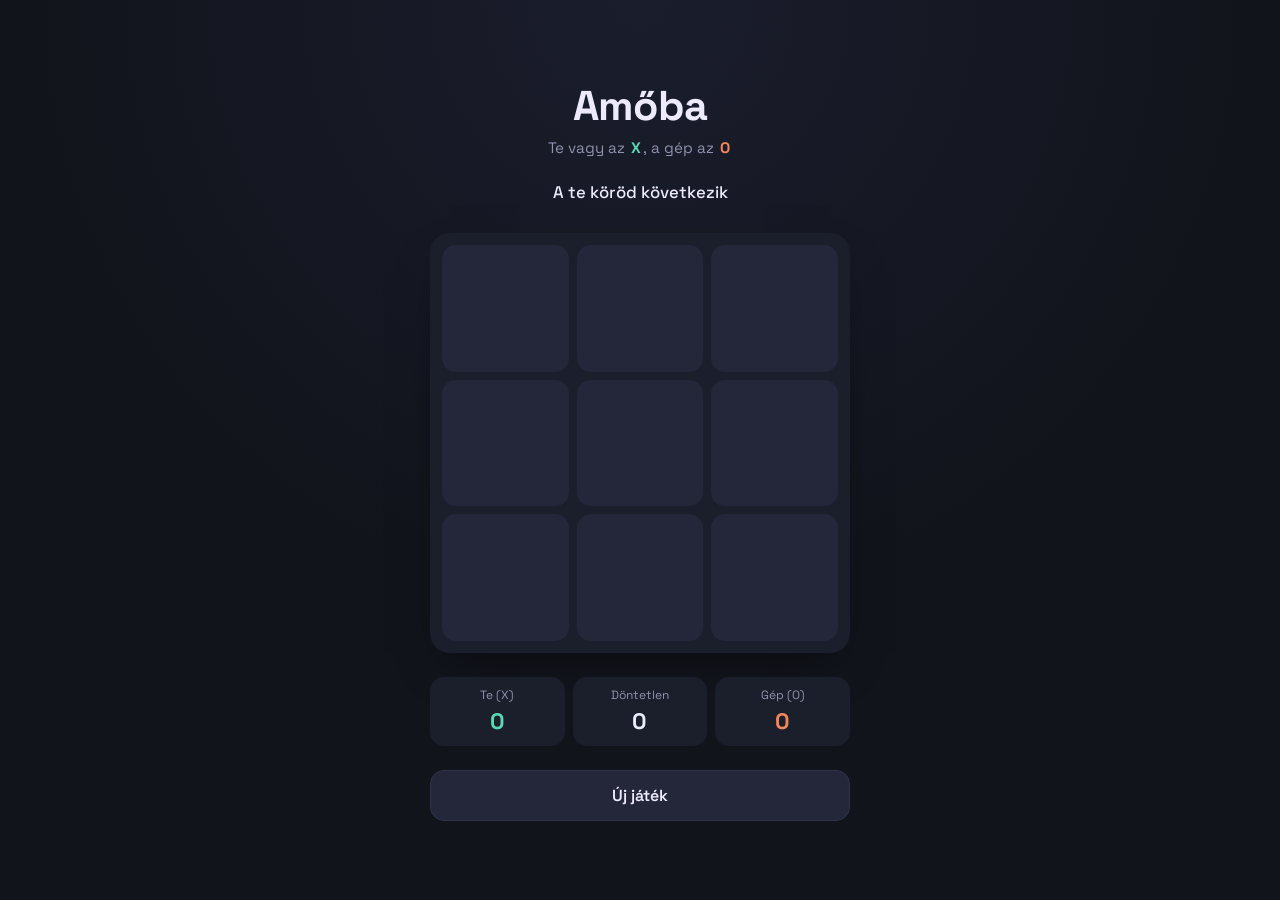
<file: amoba_v1/index.html>
<!DOCTYPE html>
<html lang="hu">
<head>
  <meta charset="UTF-8">
  <meta name="viewport" content="width=device-width, initial-scale=1.0">
  <title>Amőba | Játékos vs. Gép</title>
  <link rel="preconnect" href="https://fonts.googleapis.com">
  <link rel="preconnect" href="https://fonts.gstatic.com" crossorigin>
  <link href="https://fonts.googleapis.com/css2?family=Space+Grotesk:wght@400;500;600;700&display=swap" rel="stylesheet">
  <link rel="stylesheet" href="style.css">
</head>
<body>

  <main class="jatekter">

    <header class="fejlec">
      <h1 class="cim">Amőba</h1>
      <p class="alcim">Te vagy az <span class="jelzo jelzo--x">X</span>, a gép az <span class="jelzo jelzo--o">O</span></p>
    </header>

    <section class="allapotsav" aria-live="polite">
      <p id="statuszSzoveg" class="statusz-szoveg">A te köröd következik</p>
    </section>

    <section class="tabla-keret">
      <div id="tabla" class="tabla" role="grid" aria-label="Amőba tábla">
       
      </div>
    </section>

    <section class="eredmenyek" aria-label="Eredményjelző">
      <div class="eredmeny eredmeny--x">
        <span class="eredmeny-cimke">Te (X)</span>
        <span id="pontX" class="eredmeny-szam">0</span>
      </div>
      <div class="eredmeny eredmeny--dontetlen">
        <span class="eredmeny-cimke">Döntetlen</span>
        <span id="pontDontetlen" class="eredmeny-szam">0</span>
      </div>
      <div class="eredmeny eredmeny--o">
        <span class="eredmeny-cimke">Gép (O)</span>
        <span id="pontO" class="eredmeny-szam">0</span>
      </div>
    </section>

    <footer class="lablec">
      <button id="ujjatekGomb" class="gomb-uj-jatek" type="button">Új játék</button>
    </footer>

  </main>

  <script src="script.js"></script>
</body>
</html>
</file>
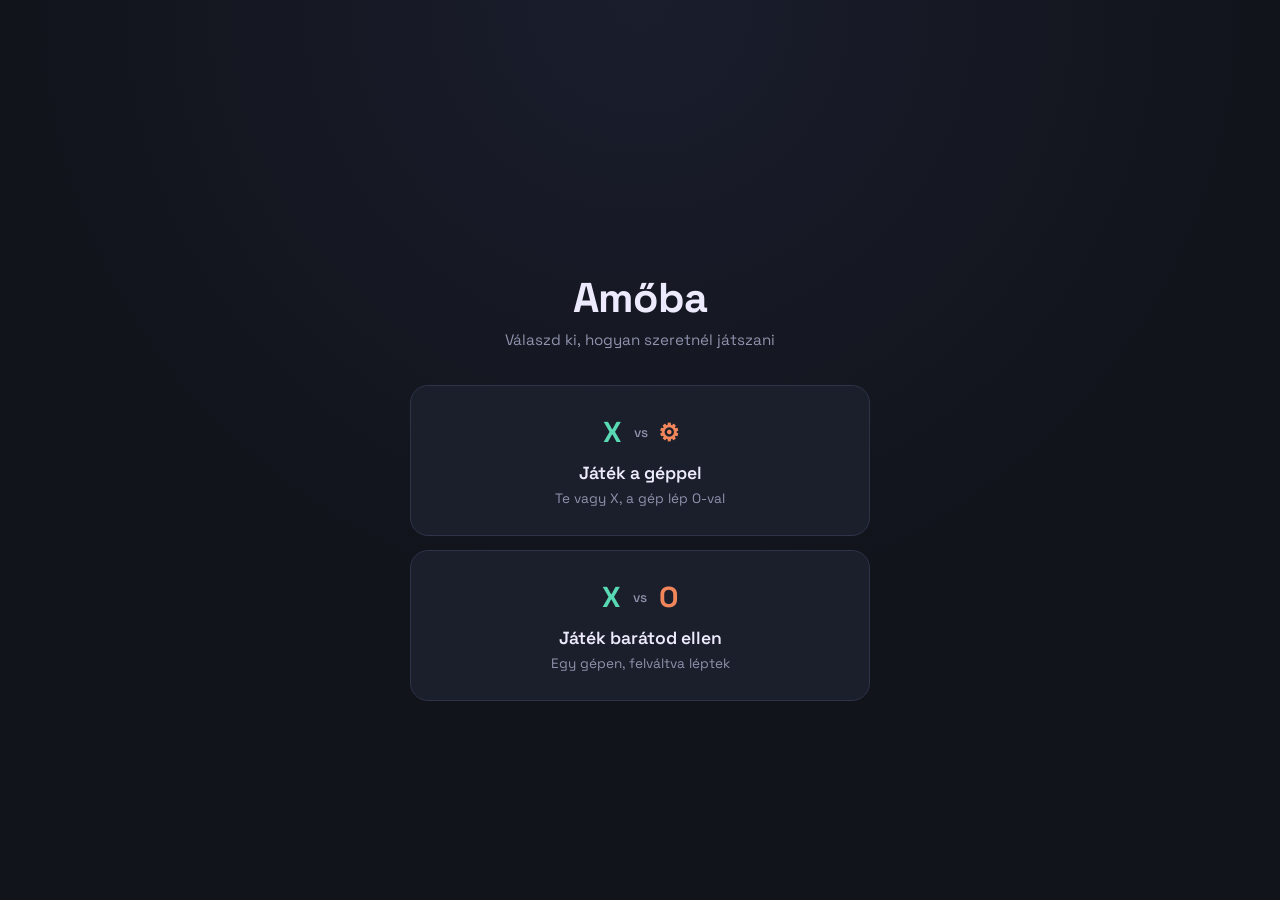
<file: amoba_v2/index.html>
<!DOCTYPE html>
<html lang="hu">
<head>
  <meta charset="UTF-8">
  <meta name="viewport" content="width=device-width, initial-scale=1.0">
  <title>Amőba | Válassz játékmódot</title>
  <link rel="preconnect" href="https://fonts.googleapis.com">
  <link rel="preconnect" href="https://fonts.gstatic.com" crossorigin>
  <link href="https://fonts.googleapis.com/css2?family=Space+Grotesk:wght@400;500;600;700&display=swap" rel="stylesheet">
  <link rel="stylesheet" href="style.css">
</head>
<body>

  <main class="jatekter jatekter--menu">

    <header class="fejlec">
      <h1 class="cim">Amőba</h1>
      <p class="alcim">Válaszd ki, hogyan szeretnél játszani</p>
    </header>

    <nav class="modvalaszto" aria-label="Játékmód választása">

      <a class="mod-kartya" href="gep-ellen.html">
        <span class="mod-kartya-jelek">
          <span class="jelzo jelzo--x">X</span><span class="mod-kartya-vs">vs</span><span class="mod-kartya-gep">&#9881;</span>
        </span>
        <span class="mod-kartya-cim">Játék a géppel</span>
        <span class="mod-kartya-leiras">Te vagy X, a gép lép O-val</span>
      </a>

      <a class="mod-kartya" href="jatekos-ellen.html">
        <span class="mod-kartya-jelek">
          <span class="jelzo jelzo--x">X</span><span class="mod-kartya-vs">vs</span><span class="jelzo jelzo--o">O</span>
        </span>
        <span class="mod-kartya-cim">Játék barátod ellen</span>
        <span class="mod-kartya-leiras">Egy gépen, felváltva léptek</span>
      </a>

    </nav>

  </main>

</body>
</html>
</file>
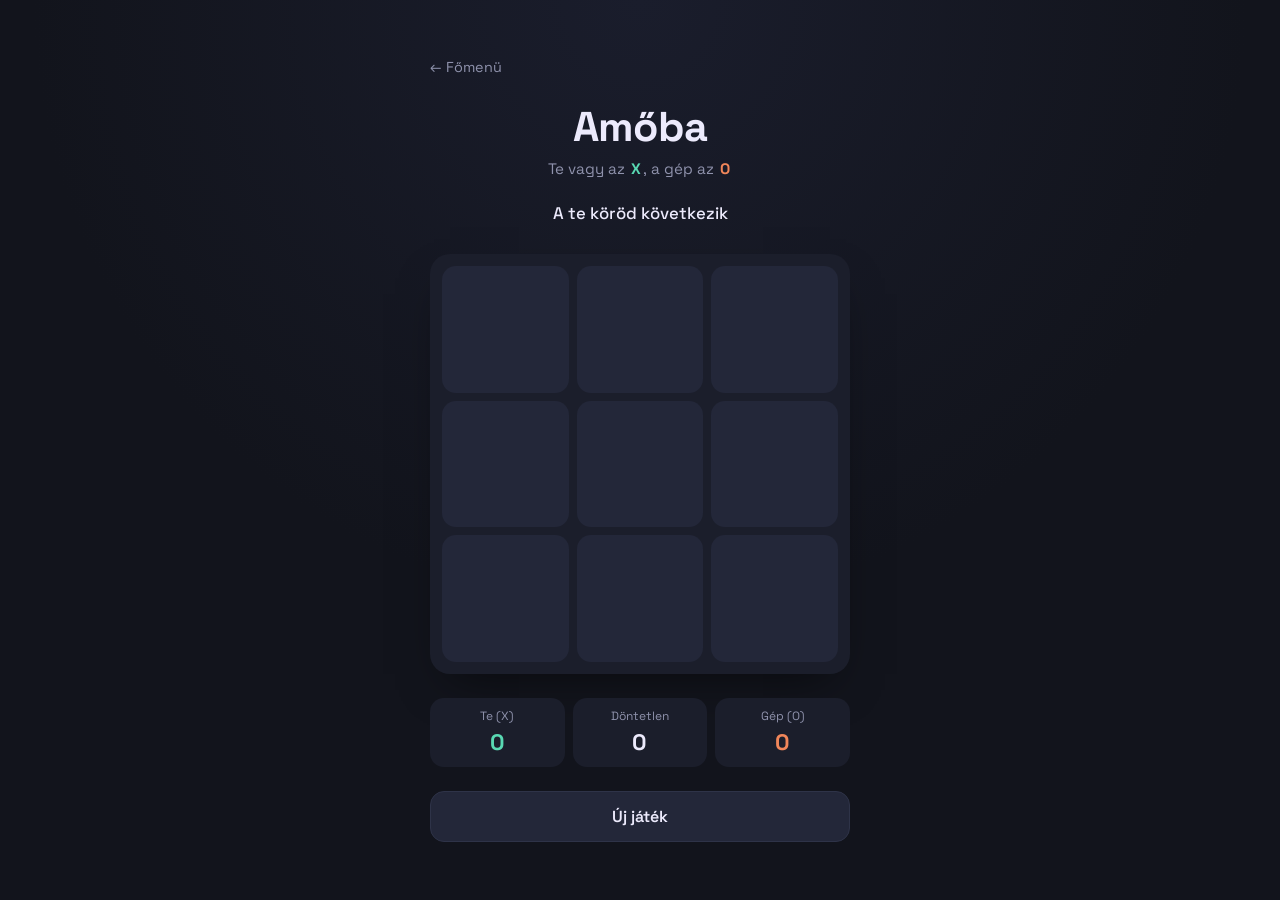
<file: amoba_v2/gep-ellen.html>
<!DOCTYPE html>
<html lang="hu">
<head>
  <meta charset="UTF-8">
  <meta name="viewport" content="width=device-width, initial-scale=1.0">
  <title>Amőba | Játék a géppel</title>
  <link rel="preconnect" href="https://fonts.googleapis.com">
  <link rel="preconnect" href="https://fonts.gstatic.com" crossorigin>
  <link href="https://fonts.googleapis.com/css2?family=Space+Grotesk:wght@400;500;600;700&display=swap" rel="stylesheet">
  <link rel="stylesheet" href="style.css">
</head>
<body>

  <main class="jatekter">

    <a class="vissza-link" href="index.html">← Főmenü</a>

    <header class="fejlec">
      <h1 class="cim">Amőba</h1>
      <p class="alcim">Te vagy az <span class="jelzo jelzo--x">X</span>, a gép az <span class="jelzo jelzo--o">O</span></p>
    </header>

    <section class="allapotsav" aria-live="polite">
      <p id="statuszSzoveg" class="statusz-szoveg">A te köröd következik</p>
    </section>

    <section class="tabla-keret">
      <div id="tabla" class="tabla" role="grid" aria-label="Amőba tábla">
        <!-- A 9 mező JavaScript-ből generálódik -->
      </div>
    </section>

    <section class="eredmenyek" aria-label="Eredményjelző">
      <div class="eredmeny eredmeny--x">
        <span class="eredmeny-cimke">Te (X)</span>
        <span id="pontX" class="eredmeny-szam">0</span>
      </div>
      <div class="eredmeny eredmeny--dontetlen">
        <span class="eredmeny-cimke">Döntetlen</span>
        <span id="pontDontetlen" class="eredmeny-szam">0</span>
      </div>
      <div class="eredmeny eredmeny--o">
        <span class="eredmeny-cimke">Gép (O)</span>
        <span id="pontO" class="eredmeny-szam">0</span>
      </div>
    </section>

    <footer class="lablec">
      <button id="ujjatekGomb" class="gomb-uj-jatek" type="button">Új játék</button>
    </footer>

  </main>

  <script src="script.js"></script>
</body>
</html>
</file>
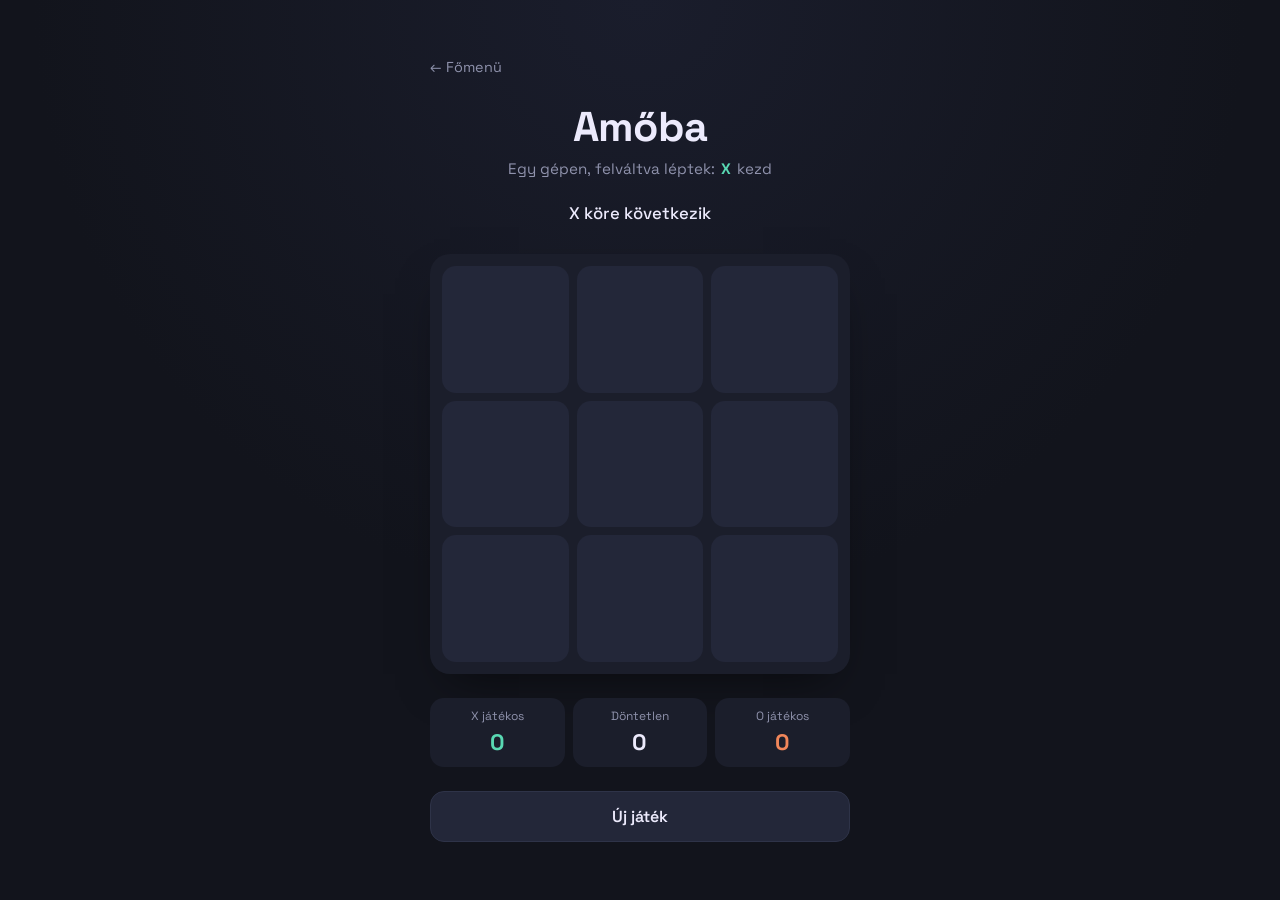
<file: amoba_v2/jatekos-ellen.html>
<!DOCTYPE html>
<html lang="hu">
<head>
  <meta charset="UTF-8">
  <meta name="viewport" content="width=device-width, initial-scale=1.0">
  <title>Amőba | Játék barátod ellen</title>
  <link rel="preconnect" href="https://fonts.googleapis.com">
  <link rel="preconnect" href="https://fonts.gstatic.com" crossorigin>
  <link href="https://fonts.googleapis.com/css2?family=Space+Grotesk:wght@400;500;600;700&display=swap" rel="stylesheet">
  <link rel="stylesheet" href="style.css">
</head>
<body>

  <main class="jatekter">

    <a class="vissza-link" href="index.html">← Főmenü</a>

    <header class="fejlec">
      <h1 class="cim">Amőba</h1>
      <p class="alcim">Egy gépen, felváltva léptek: <span class="jelzo jelzo--x">X</span> kezd</p>
    </header>

    <section class="allapotsav" aria-live="polite">
      <p id="statuszSzoveg" class="statusz-szoveg">X köre következik</p>
    </section>

    <section class="tabla-keret">
      <div id="tabla" class="tabla" role="grid" aria-label="Amőba tábla">
        <!-- A 9 mező JavaScript-ből generálódik -->
      </div>
    </section>

    <section class="eredmenyek" aria-label="Eredményjelző">
      <div class="eredmeny eredmeny--x">
        <span class="eredmeny-cimke">X játékos</span>
        <span id="pontX" class="eredmeny-szam">0</span>
      </div>
      <div class="eredmeny eredmeny--dontetlen">
        <span class="eredmeny-cimke">Döntetlen</span>
        <span id="pontDontetlen" class="eredmeny-szam">0</span>
      </div>
      <div class="eredmeny eredmeny--o">
        <span class="eredmeny-cimke">O játékos</span>
        <span id="pontO" class="eredmeny-szam">0</span>
      </div>
    </section>

    <footer class="lablec">
      <button id="ujjatekGomb" class="gomb-uj-jatek" type="button">Új játék</button>
    </footer>

  </main>

  <script src="jatekos-ellen.js"></script>
</body>
</html>
</file>
<file: amoba_v1/style.css>
:root {
  --szin-hatter: #12141c;
  --szin-panel: #1b1e2b;
  --szin-panel-vilagos: #232739;
  --szin-racs: #2e3348;
  --szin-szoveg: #eceafc;
  --szin-szoveg-halvany: #8f92ac;

  --szin-x: #59d9b3;
  --szin-x-halvany: rgba(89, 217, 179, 0.12);
  --szin-o: #f0865a;
  --szin-o-halvany: rgba(240, 134, 90, 0.12);
  --szin-nyertes: #f4d35e;

  --betutipus: 'Space Grotesk', 'Segoe UI', sans-serif;

  --sugar: 14px;
  --atmenet: 180ms cubic-bezier(0.4, 0, 0.2, 1);
}

* {
  box-sizing: border-box;
}

body {
  margin: 0;
  min-height: 100vh;
  display: flex;
  align-items: center;
  justify-content: center;
  background: radial-gradient(circle at 50% 0%, #1a1d2c 0%, var(--szin-hatter) 55%);
  color: var(--szin-szoveg);
  font-family: var(--betutipus);
  padding: 32px 16px;
}



.jatekter {
  width: 100%;
  max-width: 420px;
  display: flex;
  flex-direction: column;
  align-items: center;
  gap: 24px;
}

.fejlec {
  text-align: center;
}

.cim {
  margin: 0;
  font-size: clamp(2rem, 6vw, 2.6rem);
  font-weight: 700;
  letter-spacing: -0.02em;
}

.alcim {
  margin: 6px 0 0;
  color: var(--szin-szoveg-halvany);
  font-size: 0.95rem;
}

.jelzo {
  font-weight: 700;
  padding: 0 2px;
}

.jelzo--x { color: var(--szin-x); }
.jelzo--o { color: var(--szin-o); }



.allapotsav {
  width: 100%;
  text-align: center;
  min-height: 28px;
}

.statusz-szoveg {
  margin: 0;
  font-size: 1.05rem;
  font-weight: 500;
  color: var(--szin-szoveg);
  transition: color var(--atmenet);
}

.statusz-szoveg.statusz--nyert { color: var(--szin-x); }
.statusz-szoveg.statusz--vesztett { color: var(--szin-o); }
.statusz-szoveg.statusz--dontetlen { color: var(--szin-szoveg-halvany); }


.tabla-keret {
  width: 100%;
  padding: 12px;
  background: var(--szin-panel);
  border-radius: calc(var(--sugar) + 6px);
  box-shadow: 0 20px 45px -20px rgba(0, 0, 0, 0.6);
}

.tabla {
  display: grid;
  grid-template-columns: repeat(3, 1fr);
  grid-template-rows: repeat(3, 1fr);
  gap: 8px;
  aspect-ratio: 1 / 1;
}

.mezo {
  display: flex;
  align-items: center;
  justify-content: center;
  background: var(--szin-panel-vilagos);
  border: none;
  border-radius: var(--sugar);
  font-family: inherit;
  font-size: clamp(2rem, 10vw, 3rem);
  font-weight: 700;
  color: var(--szin-szoveg);
  cursor: pointer;
  transition: background var(--atmenet), transform var(--atmenet);
}

.mezo:hover:not(:disabled) {
  background: #292d42;
}

.mezo:active:not(:disabled) {
  transform: scale(0.96);
}

.mezo:disabled {
  cursor: default;
}

.mezo:focus-visible {
  outline: 2px solid var(--szin-nyertes);
  outline-offset: 2px;
}

.mezo--x { color: var(--szin-x); }
.mezo--o { color: var(--szin-o); }


.mezo .jel {
  display: inline-block;
  animation: jel-megjelenik 220ms cubic-bezier(0.34, 1.56, 0.64, 1);
}

@keyframes jel-megjelenik {
  from {
    opacity: 0;
    transform: scale(0.4);
  }
  to {
    opacity: 1;
    transform: scale(1);
  }
}


.mezo.mezo--nyertes {
  background: color-mix(in srgb, var(--szin-nyertes) 20%, var(--szin-panel-vilagos));
  box-shadow: 0 0 0 2px var(--szin-nyertes) inset;
  animation: nyertes-pulzalas 1.1s ease-in-out infinite;
}

@keyframes nyertes-pulzalas {
  0%, 100% { box-shadow: 0 0 0 2px var(--szin-nyertes) inset, 0 0 12px 0 rgba(244, 211, 94, 0.15); }
  50% { box-shadow: 0 0 0 2px var(--szin-nyertes) inset, 0 0 22px 4px rgba(244, 211, 94, 0.4); }
}



.eredmenyek {
  width: 100%;
  display: grid;
  grid-template-columns: repeat(3, 1fr);
  gap: 8px;
}

.eredmeny {
  display: flex;
  flex-direction: column;
  align-items: center;
  gap: 4px;
  padding: 10px 4px;
  background: var(--szin-panel);
  border-radius: var(--sugar);
}

.eredmeny-cimke {
  font-size: 0.75rem;
  color: var(--szin-szoveg-halvany);
}

.eredmeny-szam {
  font-size: 1.4rem;
  font-weight: 700;
}

.eredmeny--x .eredmeny-szam { color: var(--szin-x); }
.eredmeny--o .eredmeny-szam { color: var(--szin-o); }



.lablec {
  width: 100%;
}

.gomb-uj-jatek {
  width: 100%;
  padding: 14px;
  background: var(--szin-panel-vilagos);
  color: var(--szin-szoveg);
  border: 1px solid var(--szin-racs);
  border-radius: var(--sugar);
  font-family: inherit;
  font-size: 1rem;
  font-weight: 600;
  cursor: pointer;
  transition: background var(--atmenet), border-color var(--atmenet);
}

.gomb-uj-jatek:hover {
  background: #292d42;
  border-color: var(--szin-nyertes);
}

.gomb-uj-jatek:focus-visible {
  outline: 2px solid var(--szin-nyertes);
  outline-offset: 2px;
}



@media (prefers-reduced-motion: reduce) {
  .mezo .jel,
  .mezo.mezo--nyertes {
    animation: none;
  }
  .mezo,
  .gomb-uj-jatek,
  .statusz-szoveg {
    transition: none;
  }
}



@media (max-width: 360px) {
  .jatekter {
    gap: 18px;
  }
  .eredmeny-cimke {
    font-size: 0.65rem;
  }
}
</file>
<file: amoba_v2/style.css>
:root {
  --szin-hatter: #12141c;
  --szin-panel: #1b1e2b;
  --szin-panel-vilagos: #232739;
  --szin-racs: #2e3348;
  --szin-szoveg: #eceafc;
  --szin-szoveg-halvany: #8f92ac;

  --szin-x: #59d9b3;
  --szin-x-halvany: rgba(89, 217, 179, 0.12);
  --szin-o: #f0865a;
  --szin-o-halvany: rgba(240, 134, 90, 0.12);
  --szin-nyertes: #f4d35e;

  --betutipus: 'Space Grotesk', 'Segoe UI', sans-serif;

  --sugar: 14px;
  --atmenet: 180ms cubic-bezier(0.4, 0, 0.2, 1);
}

* {
  box-sizing: border-box;
}

body {
  margin: 0;
  min-height: 100vh;
  display: flex;
  align-items: center;
  justify-content: center;
  background: radial-gradient(circle at 50% 0%, #1a1d2c 0%, var(--szin-hatter) 55%);
  color: var(--szin-szoveg);
  font-family: var(--betutipus);
  padding: 32px 16px;
}


.jatekter {
  width: 100%;
  max-width: 420px;
  display: flex;
  flex-direction: column;
  align-items: center;
  gap: 24px;
}

.fejlec {
  text-align: center;
}

.cim {
  margin: 0;
  font-size: clamp(2rem, 6vw, 2.6rem);
  font-weight: 700;
  letter-spacing: -0.02em;
}

.alcim {
  margin: 6px 0 0;
  color: var(--szin-szoveg-halvany);
  font-size: 0.95rem;
}

.jelzo {
  font-weight: 700;
  padding: 0 2px;
}

.jelzo--x { color: var(--szin-x); }
.jelzo--o { color: var(--szin-o); }


.allapotsav {
  width: 100%;
  text-align: center;
  min-height: 28px;
}

.statusz-szoveg {
  margin: 0;
  font-size: 1.05rem;
  font-weight: 500;
  color: var(--szin-szoveg);
  transition: color var(--atmenet);
}

.statusz-szoveg.statusz--nyert { color: white; }
.statusz-szoveg.statusz--vesztett { color: var(--szin-o); }
.statusz-szoveg.statusz--dontetlen { color: var(--szin-szoveg-halvany); }


.tabla-keret {
  width: 100%;
  padding: 12px;
  background: var(--szin-panel);
  border-radius: calc(var(--sugar) + 6px);
  box-shadow: 0 20px 45px -20px rgba(0, 0, 0, 0.6);
}

.tabla {
  display: grid;
  grid-template-columns: repeat(3, 1fr);
  grid-template-rows: repeat(3, 1fr);
  gap: 8px;
  aspect-ratio: 1 / 1;
}

.mezo {
  display: flex;
  align-items: center;
  justify-content: center;
  background: var(--szin-panel-vilagos);
  border: none;
  border-radius: var(--sugar);
  font-family: inherit;
  font-size: clamp(2rem, 10vw, 3rem);
  font-weight: 700;
  color: var(--szin-szoveg);
  cursor: pointer;
  transition: background var(--atmenet), transform var(--atmenet);
}

.mezo:hover:not(:disabled) {
  background: #292d42;
}

.mezo:active:not(:disabled) {
  transform: scale(0.96);
}

.mezo:disabled {
  cursor: default;
}

.mezo:focus-visible {
  outline: 2px solid var(--szin-nyertes);
  outline-offset: 2px;
}

.mezo--x { color: var(--szin-x); }
.mezo--o { color: var(--szin-o); }


.mezo .jel {
  display: inline-block;
  animation: jel-megjelenik 220ms cubic-bezier(0.34, 1.56, 0.64, 1);
}

@keyframes jel-megjelenik {
  from {
    opacity: 0;
    transform: scale(0.4);
  }
  to {
    opacity: 1;
    transform: scale(1);
  }
}


.mezo.mezo--nyertes {
  background: color-mix(in srgb, var(--szin-nyertes) 20%, var(--szin-panel-vilagos));
  box-shadow: 0 0 0 2px var(--szin-nyertes) inset;
  animation: nyertes-pulzalas 1.1s ease-in-out infinite;
}

@keyframes nyertes-pulzalas {
  0%, 100% { box-shadow: 0 0 0 2px var(--szin-nyertes) inset, 0 0 12px 0 rgba(244, 211, 94, 0.15); }
  50% { box-shadow: 0 0 0 2px var(--szin-nyertes) inset, 0 0 22px 4px rgba(244, 211, 94, 0.4); }
}


.eredmenyek {
  width: 100%;
  display: grid;
  grid-template-columns: repeat(3, 1fr);
  gap: 8px;
}

.eredmeny {
  display: flex;
  flex-direction: column;
  align-items: center;
  gap: 4px;
  padding: 10px 4px;
  background: var(--szin-panel);
  border-radius: var(--sugar);
}

.eredmeny-cimke {
  font-size: 0.75rem;
  color: var(--szin-szoveg-halvany);
}

.eredmeny-szam {
  font-size: 1.4rem;
  font-weight: 700;
}

.eredmeny--x .eredmeny-szam { color: var(--szin-x); }
.eredmeny--o .eredmeny-szam { color: var(--szin-o); }


.lablec {
  width: 100%;
}

.gomb-uj-jatek {
  width: 100%;
  padding: 14px;
  background: var(--szin-panel-vilagos);
  color: var(--szin-szoveg);
  border: 1px solid var(--szin-racs);
  border-radius: var(--sugar);
  font-family: inherit;
  font-size: 1rem;
  font-weight: 600;
  cursor: pointer;
  transition: background var(--atmenet), border-color var(--atmenet);
}

.gomb-uj-jatek:hover {
  background: #292d42;
  border-color: var(--szin-nyertes);
}

.gomb-uj-jatek:focus-visible {
  outline: 2px solid var(--szin-nyertes);
  outline-offset: 2px;
}


@media (prefers-reduced-motion: reduce) {
  .mezo .jel,
  .mezo.mezo--nyertes {
    animation: none;
  }
  .mezo,
  .gomb-uj-jatek,
  .statusz-szoveg {
    transition: none;
  }
}

.vissza-link {
  align-self: flex-start;
  color: var(--szin-szoveg-halvany);
  text-decoration: none;
  font-size: 0.9rem;
  transition: color var(--atmenet);
}

.vissza-link:hover {
  color: var(--szin-szoveg);
}

.vissza-link:focus-visible {
  outline: 2px solid var(--szin-nyertes);
  outline-offset: 2px;
  border-radius: 4px;
}


.jatekter--menu {
  max-width: 460px;
  gap: 36px;
  padding-top: 8vh;
}

.modvalaszto {
  width: 100%;
  display: flex;
  flex-direction: column;
  gap: 14px;
}

.mod-kartya {
  display: flex;
  flex-direction: column;
  align-items: center;
  gap: 6px;
  padding: 28px 20px;
  background: var(--szin-panel);
  border: 1px solid var(--szin-racs);
  border-radius: calc(var(--sugar) + 4px);
  text-decoration: none;
  color: var(--szin-szoveg);
  transition: background var(--atmenet), border-color var(--atmenet), transform var(--atmenet);
}

.mod-kartya:hover {
  background: var(--szin-panel-vilagos);
  border-color: var(--szin-nyertes);
  transform: translateY(-2px);
}

.mod-kartya:focus-visible {
  outline: 2px solid var(--szin-nyertes);
  outline-offset: 3px;
}

.mod-kartya-jelek {
  display: flex;
  align-items: center;
  gap: 10px;
  font-size: 1.8rem;
  font-weight: 700;
}

.mod-kartya-vs {
  font-size: 0.85rem;
  font-weight: 500;
  color: var(--szin-szoveg-halvany);
}

.mod-kartya-gep {
  color: var(--szin-o);
  font-size: 1.5rem;
}

.mod-kartya-cim {
  font-size: 1.1rem;
  font-weight: 600;
  margin-top: 6px;
}

.mod-kartya-leiras {
  font-size: 0.85rem;
  color: var(--szin-szoveg-halvany);
}


@media (max-width: 360px) {
  .jatekter {
    gap: 18px;
  }
  .eredmeny-cimke {
    font-size: 0.65rem;
  }
}
</file>
